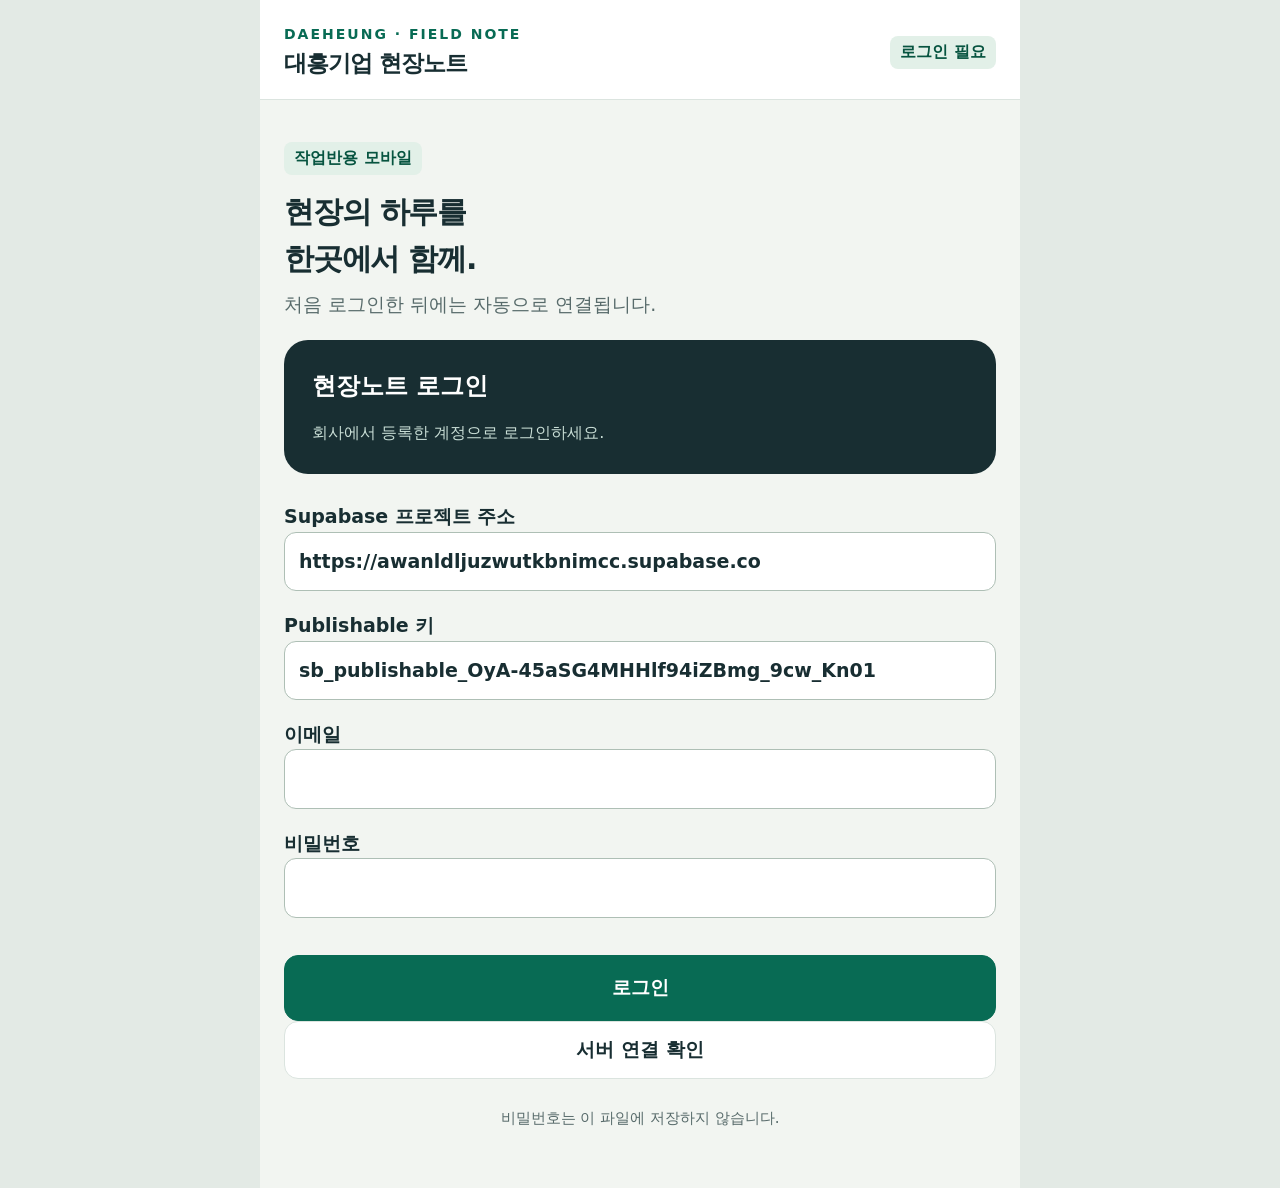
<file: mobile/index.html>
<!doctype html>
<html lang="ko">
<head>
<meta charset="utf-8">
<meta name="viewport" content="width=device-width,initial-scale=1,viewport-fit=cover">
<title>대흥기업 현장노트</title>
<link rel="stylesheet" href="mobile.css">
<link rel="manifest" href="manifest.json">
</head>
<body>
<div class="shell"><div id="app"></div></div>
<dialog id="panel" aria-labelledby="panelTitle">
  <div class="dialoghead row"><h2 id="panelTitle"></h2><button id="closePanel" aria-label="화면 닫기">닫기 ✕</button></div>
  <div id="panelBody" class="dialogbody"></div>
</dialog>
<div id="toast" class="toast hidden" role="status"></div>

<!-- 1) 공통 코어 → 2) 모바일 셸 · 공용 미디어 도구 -->
<script src="../shared/core.js"></script>
<script src="app.js"></script>
<script src="media.js"></script>

<!-- 3) 기능 모듈: 필요 없는 기능은 이 줄만 지우면 화면에서 빠집니다 -->
<script src="../features/attendance/mobile.js"></script> <!-- 출근 및 휴가 -->
<script src="../features/contracts/mobile.js"></script>
<script src="../features/permits/mobile.js"></script>    <!-- 작업허가서 · 오늘 목표 -->
<script src="../features/drawings/mobile.js"></script>   <!-- 도면 선택 · 표시 -->
<script src="../features/share/mobile.js"></script>      <!-- 현장공유 -->
<script src="../features/situation/mobile.js"></script>  <!-- 상황발생 -->
<script src="../features/reports/mobile.js"></script>    <!-- 작업종료 -->

<!-- 4) 시작 -->
<script>DH.mobileStart();</script>
</body>
</html>
</file>
<file: mobile/mobile.css>
/* 모바일 현장노트 스타일 (원본에서 분리) */
:root{--ink:#182e32;--green:#086b54;--muted:#586b6b;--line:#dbe4df;--bg:#f2f5f1}
*{box-sizing:border-box}
body{margin:0;background:#e3eae5;color:var(--ink);font:19px/1.55 system-ui,-apple-system,'Malgun Gothic',sans-serif}
button,input,textarea,select{font:inherit}
button{cursor:pointer;min-height:58px;border:1px solid var(--line);border-radius:14px;background:white;color:var(--ink);padding:12px 17px;font-weight:750}
button:active{transform:translateY(1px)}
button:disabled{opacity:.5;cursor:wait}
button:focus-visible,input:focus-visible,textarea:focus-visible,select:focus-visible{outline:3px solid #dc9600;outline-offset:2px}
.primary{background:var(--green);color:#fff;border-color:var(--green)}
.danger{color:#9c3027}
.wide{width:100%}
.muted,small{color:var(--muted)}
small{font-size:16px}
.shell{max-width:760px;margin:auto;min-height:100dvh;background:var(--bg)}
header{padding:24px 24px 18px;background:#fff;border-bottom:1px solid var(--line)}
.brand{font-weight:850;letter-spacing:-1px;font-size:23px}
.brand span{font-size:14px;letter-spacing:2px;display:block;color:var(--green)}
h1{font-size:30px;letter-spacing:-1.2px;margin:14px 0 8px}
h2{font-size:24px;margin:0 0 12px}
h3{font-size:21px;margin:6px 0}
p{margin:8px 0 16px}
.row{display:flex;align-items:center;gap:10px;justify-content:space-between}
.tag{display:inline-block;background:#e2f0e8;color:#075440;padding:4px 10px;border-radius:8px;font-weight:750;font-size:16px}
.orange{background:#fff0d7;color:#855100}
.blue{background:#e8effb;color:#31547d}
main{padding:24px 20px 130px}
.welcome{padding:42px 24px}
.welcome .hero{background:var(--ink);color:white;padding:28px;border-radius:24px;margin:20px 0 28px}
.hero small{color:#c9ded6}
.stack{display:grid;gap:14px}
.card{background:#fff;border:1px solid var(--line);border-radius:20px;padding:22px;margin:0 0 20px;box-shadow:0 3px 10px #193c2510}
.card p{white-space:pre-wrap;overflow-wrap:anywhere}
.meta{font-size:16px;color:var(--muted);margin:12px 0}
.site{font-weight:800;font-size:22px;margin:14px 0 4px}
.stat{background:#f2f6f2;border-radius:12px;padding:15px;margin:12px 0}
.stat strong{font-size:29px;color:var(--green)}
.date{text-align:center;font-size:16px;color:var(--muted);margin:4px 0 24px}
.filters{display:flex;gap:8px;overflow:auto;margin:0 0 22px}
.filters button{white-space:nowrap;min-height:48px;font-size:17px;padding:8px 16px}
.active{background:var(--ink);color:white}
.bottom{position:fixed;bottom:0;left:50%;transform:translateX(-50%);width:min(760px,100%);background:#fff;border-top:1px solid var(--line);padding:12px 12px calc(12px + env(safe-area-inset-bottom));display:grid;grid-template-columns:1fr 1.1fr 1fr;gap:8px;z-index:5}
.bottom button{padding:12px 4px;font-size:19px;min-height:68px}
.intro{border-left:4px solid var(--green);padding-left:14px;margin-bottom:24px}
label{display:block;font-weight:750;margin:20px 0 9px}
input:not([type=checkbox]),select,textarea{width:100%;padding:14px;border:1px solid #aebfb5;border-radius:12px;background:#fff;color:var(--ink);min-height:58px}
textarea{min-height:115px;resize:vertical}
input[type=checkbox]{width:26px;height:26px;accent-color:var(--green);flex-shrink:0}
.check{display:flex;align-items:center;gap:12px;font-weight:500;padding:10px 0;margin:0}
.grid2{display:grid;grid-template-columns:1fr 1fr;gap:12px}
.photos{display:flex;flex-wrap:wrap;gap:10px;margin:12px 0}
.photos figure{width:calc(50% - 5px);margin:0}
.photos img,.drawing{width:100%;border-radius:12px;border:1px solid var(--line);display:block}
.photos img{height:180px;object-fit:cover}
.photos button{font-size:16px;min-height:44px;width:100%;margin-top:5px}
.hint{font-size:16px;color:var(--muted);margin:8px 0}
dialog{border:0;padding:0;max-width:760px;width:100%;height:100dvh;max-height:100dvh;margin:0 auto;background:var(--bg);color:var(--ink)}
dialog::backdrop{background:#11231db3}
.dialoghead{position:sticky;top:0;background:#fff;padding:16px 20px;border-bottom:1px solid var(--line);z-index:2}
.dialogbody{padding:8px 22px 40px}
.dialoghead h2{margin:0}
.submit{margin-top:28px;min-height:66px}
canvas{width:100%;background:white;border:1px solid #aebfb5;border-radius:12px;touch-action:none;margin-top:12px}
.tools{display:flex;flex-wrap:wrap;gap:8px;margin-top:12px}
.tools button{font-size:16px;min-height:48px;padding:8px 13px}
.toast{position:fixed;left:50%;transform:translateX(-50%);bottom:110px;background:#18362e;color:white;padding:16px 22px;border-radius:14px;z-index:30;width:max-content;max-width:90%;box-shadow:0 8px 35px #0003}
.hidden{display:none!important}
.empty{padding:40px 12px;text-align:center}
.footnote{text-align:center;font-size:15px;color:var(--muted);margin-top:28px}
.qty{display:flex;align-items:center;gap:12px}
.qty input{max-width:180px}
@media(max-width:400px){header{padding:18px}
main{padding:20px 12px 130px}
.card{padding:18px}
.bottom button{font-size:17px}
h1{font-size:27px}
.dialogbody{padding:8px 16px 35px}
.photos img{height:140px}
} 

/* Compact messages retain large text and a full-bubble touch target. */
.chat-main{padding-top:12px}
.chat-main>.row{margin-bottom:12px}
.chat-main .filters{margin-bottom:12px}
.chat-main .date{margin:16px 0;font-size:15px}
.message{margin:0 0 16px;max-width:94%}
.message.mine{margin-left:auto}
.sender{font-size:15px;color:var(--muted);margin:0 4px 5px}
.mine .sender{text-align:right}
.bubble{display:block;width:100%;text-align:left;padding:12px 15px;background:#fff;border:1px solid #dee7df;border-radius:4px 17px 17px;box-shadow:none;font-weight:400;min-height:58px}
.mine .bubble{background:#e1eee5;border-color:#d0e2d5;border-radius:17px 4px 17px 17px}
.bubble .kind{font-size:14px;color:var(--green);font-weight:750}
.bubble .message-site{font-size:19px;font-weight:750;line-height:1.4;margin:3px 0}
.bubble .summary{font-size:18px;line-height:1.45;display:-webkit-box;-webkit-line-clamp:2;-webkit-box-orient:vertical;overflow:hidden;overflow-wrap:anywhere;white-space:pre-line}
.bubble .message-foot{display:flex;gap:8px;justify-content:space-between;margin-top:6px;font-size:14px;color:var(--muted)}
.mini-photo{width:58px;height:58px;object-fit:cover;border-radius:8px;float:right;margin:4px 0 4px 12px}
.detail-section{padding:18px 0;border-bottom:1px solid var(--line)}
.detail-section h3{color:var(--muted);font-size:17px;margin:0 0 8px}
.detail-section p{margin:0;white-space:pre-line}
.instructions{background:#fff2d8;border-left:4px solid #c18b22;padding:14px;border-radius:4px 12px 12px}
.plan-thumb{padding:0;border:1px solid var(--line);width:100%;overflow:hidden;text-align:left;font-weight:400}
.plan-thumb img{width:100%;max-height:170px;object-fit:cover;display:block}
.plan-thumb span{display:block;padding:10px 14px;font-size:16px}
.detail-section .stat{margin:0}
.detail-section .stat strong{font-size:24px}
.qty input[type=number]{min-width:0;flex:1;width:90px}
.qty .material-exception{font-size:16px;line-height:1.4;flex-shrink:0;gap:8px;margin-left:auto}
.qty .material-exception input{width:26px;max-width:26px}

.sync{display:flex;align-items:center;gap:8px;font-size:14px;color:var(--muted)}
.sync button{min-height:42px;font-size:15px;padding:6px 11px}
.form-section{border-top:1px solid var(--line);padding-top:8px;margin-top:24px}
.form-section h3{margin:14px 0}
.mini{font-size:14px}
.file-preview{width:100%;max-height:240px;object-fit:contain;border-radius:12px;background:#fff}
.quick-select{display:flex;gap:8px;flex-wrap:wrap}
.quick-select label{border:1px solid var(--line);border-radius:10px;padding:6px 10px;margin:0}
.task-card{padding:14px;margin:10px 0}
.task-card label{margin:8px 0}
.task-card .qty{align-items:center}
.task-card .qty strong{flex:none}
.card .small-line{font-size:15px;color:var(--muted)}
.editor-actions{position:sticky;bottom:0;background:var(--bg);padding:12px 0}
.editor-actions button{min-height:52px}
.pdf-frame{width:100%;height:60vh;border:1px solid var(--line);border-radius:12px;background:#fff}
.loading{padding:40px;text-align:center}
.message .bubble{min-height:68px}
.modal-date{font-size:15px;color:var(--muted)}
.work-pair-list{display:grid;gap:14px;margin:14px 0}
.work-photo-card{background:#fff;border:1px solid var(--line);border-radius:12px;padding:14px}
.work-photo-card>b{display:block;margin-bottom:10px}
.work-photo-card>img{width:100%;max-height:260px;object-fit:contain;border-radius:9px}
.work-photo-card>button{width:100%;margin-top:10px}
.work-photo-sides{display:grid;grid-template-columns:1fr 1fr;gap:10px}
.work-photo-sides figure{margin:0;min-width:0}
.work-photo-sides span{display:block;font-size:14px;color:var(--muted);margin-bottom:5px}
.work-photo-sides img{width:100%;height:170px;object-fit:cover;border-radius:9px;border:1px solid var(--line)}

.work-start-notice{padding:22px 8px 28px;text-align:center}
.work-start-notice .work-start-site{font-size:20px;font-weight:800;color:var(--green)}
.work-start-notice .work-start-message{font-size:clamp(26px,7vw,36px);line-height:1.45;font-weight:750;margin:30px 0}
.work-start-notice>p:not(.work-start-message):not(.work-start-site){font-size:21px;line-height:1.5}
.work-start-notice button{min-height:76px;font-size:28px;margin-top:26px}

.chat-main{padding-bottom:300px}
.chat-composer{grid-column:1/-1;min-width:0;display:grid;gap:6px}
.chat-composer-top{display:flex;align-items:center;gap:10px}
.chat-composer-top label{margin:0;white-space:nowrap;font-size:16px}
.chat-composer-top select{min-height:44px;padding:6px 10px;font-size:16px}
.chat-compose-row{display:flex;align-items:stretch;gap:8px}
.chat-compose-row textarea{min-width:0;min-height:52px;max-height:110px;padding:9px 11px;resize:vertical;font-size:18px}
.chat-compose-row button{flex:none;min-height:52px;padding:8px 14px;font-size:19px}
.chat-reply-target,.reply-preview{background:#eef4ef;border-left:4px solid var(--green);padding:7px 10px;border-radius:6px;font-size:15px;text-align:left;min-width:0}
.chat-reply-target{display:flex;align-items:center;justify-content:space-between;gap:8px}
.chat-reply-target span,.reply-preview span{overflow:hidden;text-overflow:ellipsis;white-space:nowrap}
.chat-reply-target button{min-height:40px;padding:3px 10px;font-size:22px}
.reply-preview{display:grid;margin:8px 0}
.message-reply{min-height:44px;padding:5px 12px;margin-top:5px;font-size:16px}
</file>
